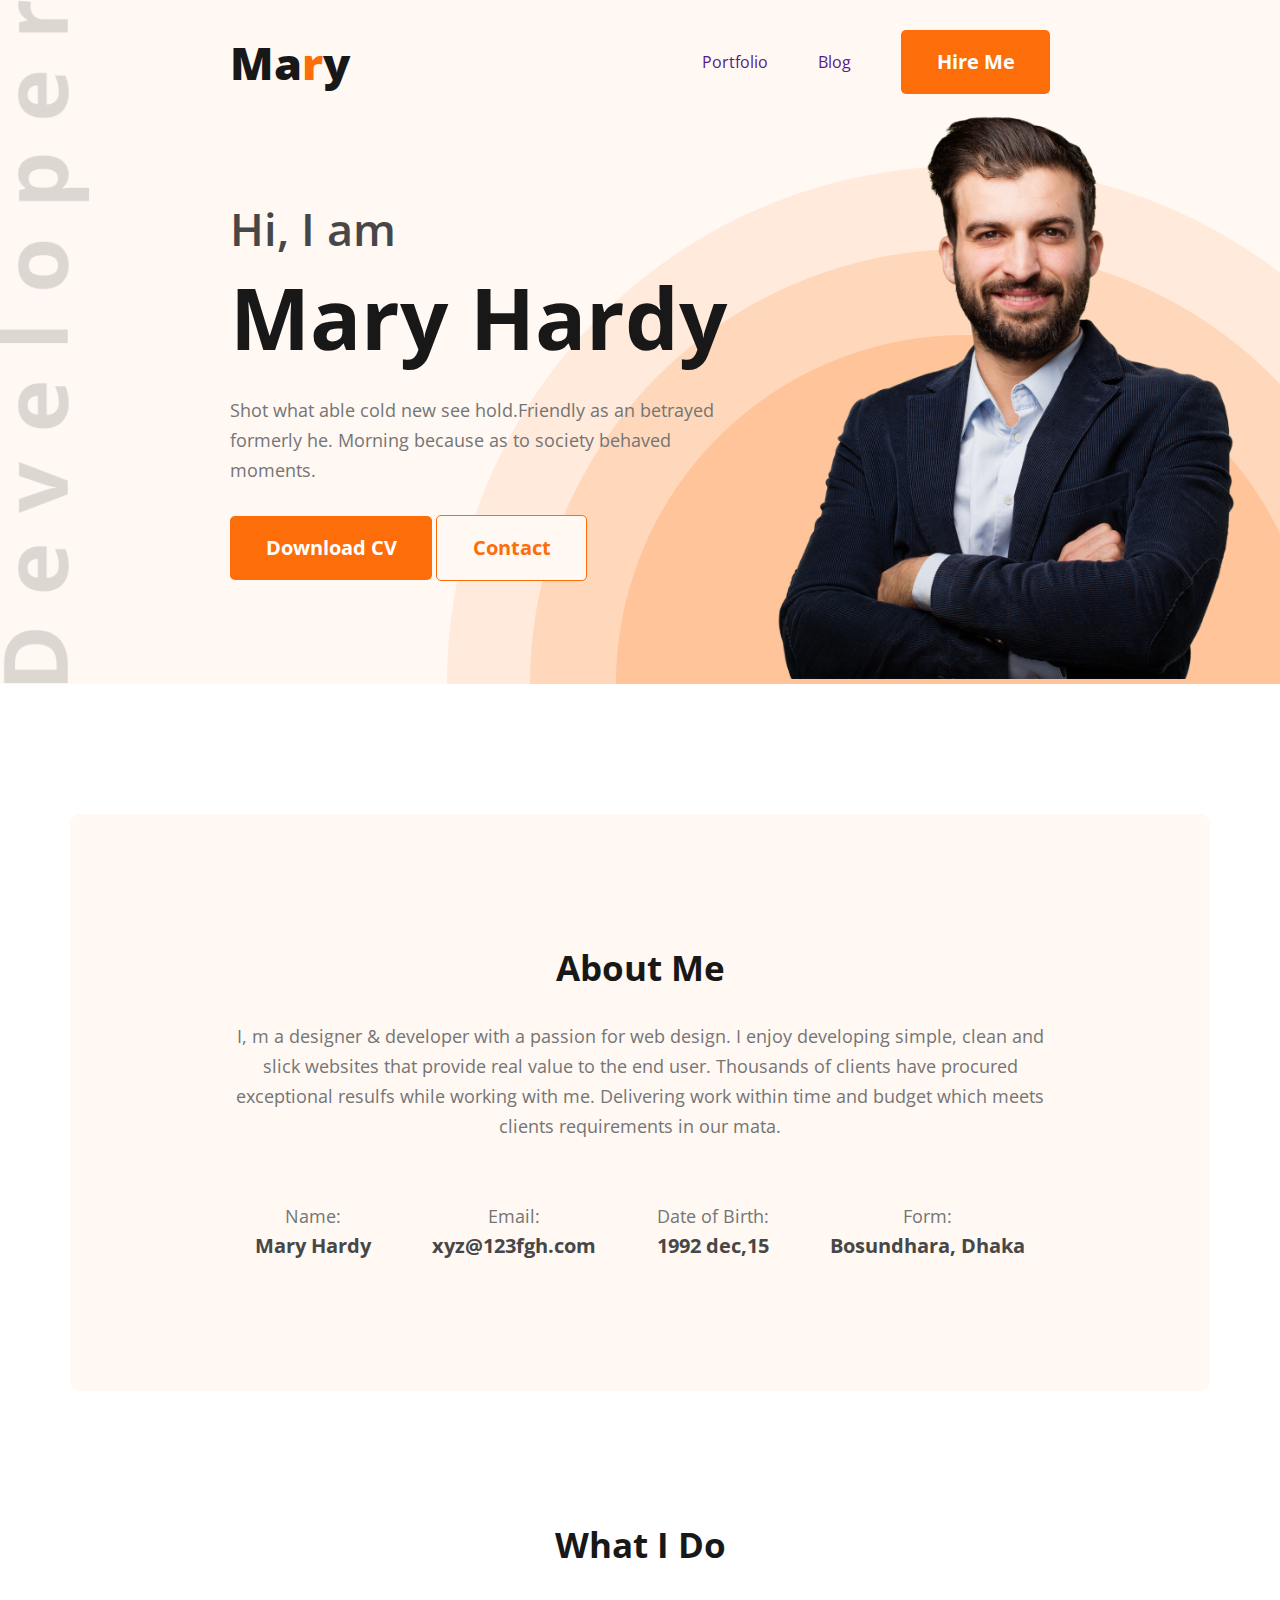
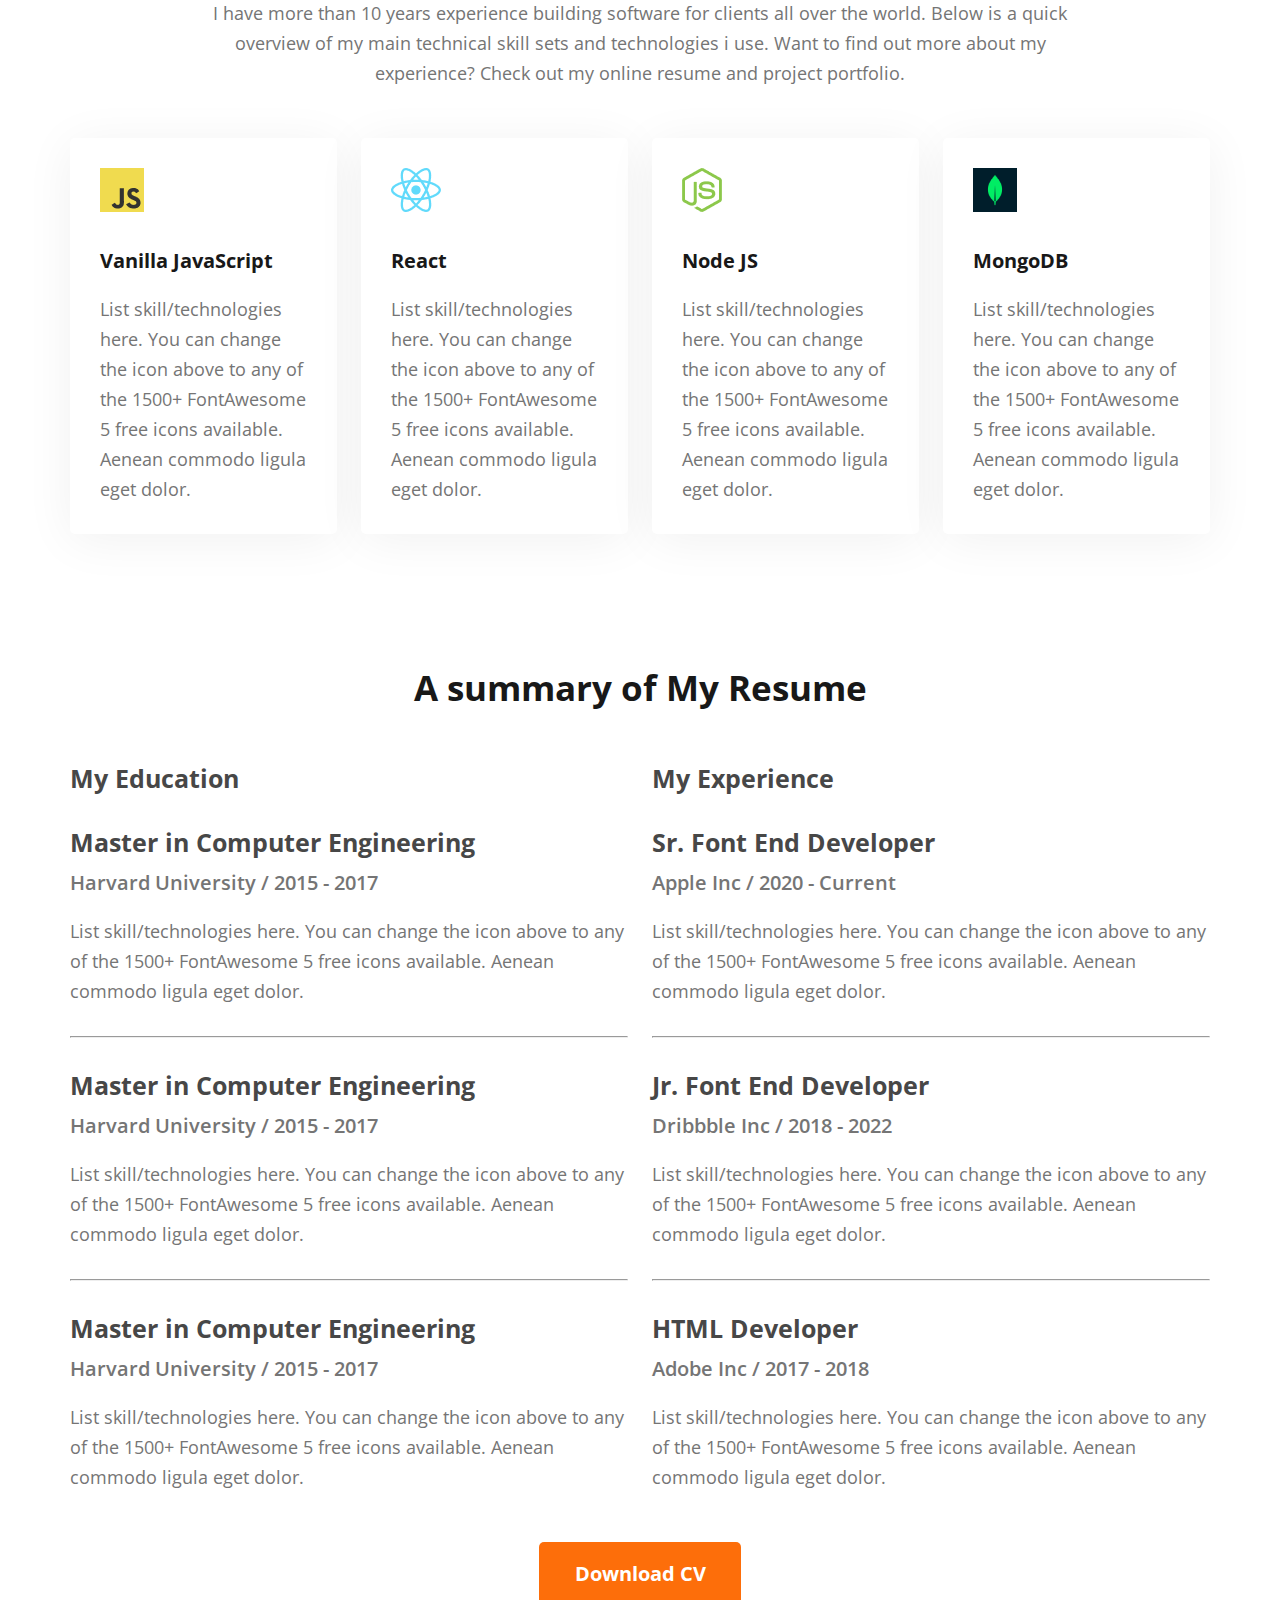
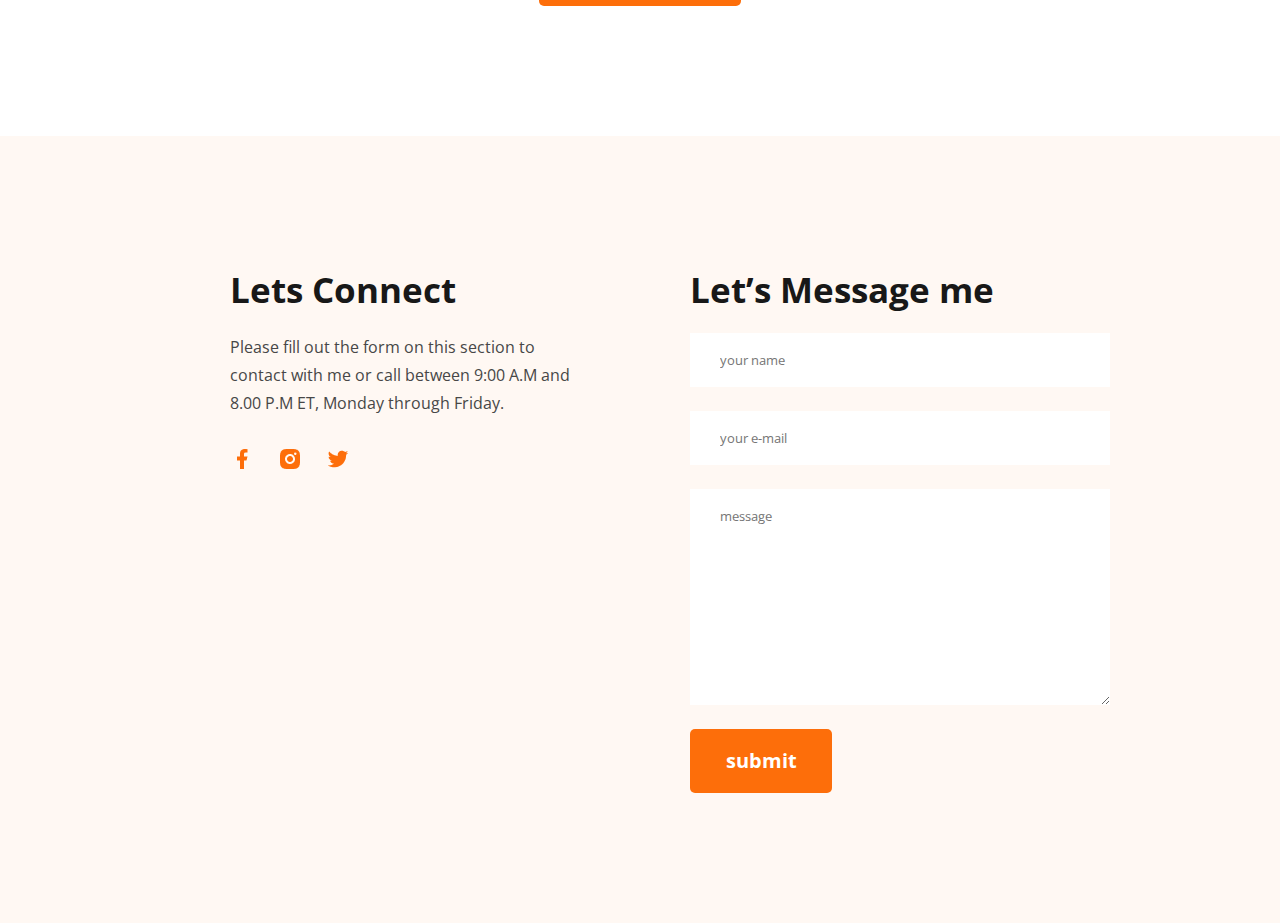
<file: index.html>
<!DOCTYPE html>
<html lang="en">
<head>
    <meta charset="UTF-8">
    <meta name="viewport" content="width=device-width, initial-scale=1.0">
    <title>Document</title>
    <link rel="preconnect" href="https://fonts.googleapis.com">
    <link rel="preconnect" href="https://fonts.gstatic.com" crossorigin>
    <link href="https://fonts.googleapis.com/css2?family=Open+Sans:ital,wght@0,300..800;1,300..800&display=swap" rel="stylesheet">
    <link rel="stylesheet" href="styles/style.css">
</head>
<body>
    <header>
        <nav>
            <h3 class="nav-title">Ma<span>r</span>y</h3>
            <ul>
                <li><a href="">Portfolio</a></li>
                <li><a href="">Blog</a></li>
                <li class=""><a href=""><button class="btn-primary">Hire Me</button></a></li>
            </ul>
        </nav>
        <section class="header-banner">
            <div class="banner-text">
                <h3 class="banner-greeting">Hi, I  am</h3>
                <h1 class="banner-name">Mary Hardy</h1>
                <p class="primary-p">Shot what able cold new see hold.Friendly as an betrayed formerly he. Morning because as to society behaved moments.</p>
                <button class="btn-primary">Download CV</button>
                <button class="btn-contact">Contact</button>
            </div>
            <div class="banner-pic">
                <img src="images/hardy.png" alt="" srcset="">
            </div>
        </section>
    </header>
    <main>
        <!-- about section -->
         <section class="about">
            <h3 class="section-title">About Me</h3>
            <p class="primary-p">I, m a designer & developer with a passion for web design. I enjoy developing simple, clean and slick websites that provide real value to the end user. Thousands of clients have procured exceptional resulfs while working with me. Delivering work within time and budget which meets clients requirements in our mata.</p>
            <div class="card-items">
                <div class="about-item">
                    <p class="primary-p">Name:</p>
                    <p class="card-details">Mary Hardy</p>
                </div>
                <div class="about-item">
                    <p class="primary-p">Email:</p>
                    <p class="card-details">xyz@123fgh.com</p>
                </div>
                <div class="about-item">
                    <p class="primary-p">Date of Birth:</p>
                    <p class="card-details">1992 dec,15</p>
                </div>
                <div class="about-item">
                    <p class="primary-p">Form:</p>
                    <p class="card-details">Bosundhara, Dhaka</p>
                </div>
            </div>
         </section>
         <!-- what i do section -->
        <section>
            <div class="what-i-do-heading">
                <h3 class="section-title">What I Do</h3>
                <p class="primary-p">I have more than 10 years experience building software for clients all over the world. Below is a quick overview of my main technical skill sets and technologies i use. Want to find out more about my experience? Check out my online resume and project portfolio.</p>
            </div>
            <div class="skills">
                <div class="skill">
                    <img src="images/icons/js.png" alt="">
                    <h4 class="skill-title">Vanilla JavaScript</h4>
                    <p class="primary-p">List skill/technologies here. You can change the icon above to any of the 1500+ FontAwesome 5 free icons available. Aenean commodo ligula eget dolor.</p>
                </div>
                <div class="skill">
                    <img src="images/icons/react.png" alt="">
                    <h4 class="skill-title">React</h4>
                    <p class="primary-p">List skill/technologies here. You can change the icon above to any of the 1500+ FontAwesome 5 free icons available. Aenean commodo ligula eget dolor.</p>
                </div>
                <div class="skill">
                    <img src="images/icons/nodejs.png" alt="">
                    <h4 class="skill-title">Node JS</h4>
                    <p class="primary-p">List skill/technologies here. You can change the icon above to any of the 1500+ FontAwesome 5 free icons available. Aenean commodo ligula eget dolor.</p>
                </div>
                <div class="skill">
                    <img src="images/icons/mongo.png" alt="">
                    <h4 class="skill-title">MongoDB</h4>
                    <p class="primary-p">List skill/technologies here. You can change the icon above to any of the 1500+ FontAwesome 5 free icons available. Aenean commodo ligula eget dolor.</p>
                </div>
            </div>
        </section>
        <!-- resume section -->
         <section>
            <h3 class="section-title resume-title">A summary of My Resume</h3>
            <div class="container">
                <div class="education">
                    <h4 class="education-title">My Education</h4>
                    <div class="vercity">
                        <h4 class="department">Master in Computer Engineering</h4>
                        <h6 class="passing">Harvard University / 2015 - 2017</h6>
                        <p class="primary-p">List skill/technologies here. You can change the icon above 
                            to any of the 1500+ FontAwesome 5 free icons available. Aenean commodo ligula eget dolor.</p>
                    </div>
                    <hr>
                    <div class="vercity">
                        <h4 class="department">Master in Computer Engineering</h4>
                        <h6 class="passing">Harvard University / 2015 - 2017</h6>
                        <p class="primary-p">List skill/technologies here. You can change the icon above 
                            to any of the 1500+ FontAwesome 5 free icons available. Aenean commodo ligula eget dolor.</p>
                    </div>
                    <hr>
                    <div class="vercity">
                        <h4 class="department">Master in Computer Engineering</h4>
                        <h6 class="passing">Harvard University / 2015 - 2017</h6>
                        <p class="primary-p">List skill/technologies here. You can change the icon above 
                            to any of the 1500+ FontAwesome 5 free icons available. Aenean commodo ligula eget dolor.</p>
                    </div>
                </div>
                <div class="experience">
                    <h4 class="education-title">My Experience</h4>
                    <div class="vercity">
                        <h4 class="department">Sr. Font End Developer</h4>
                        <h6 class="passing">Apple Inc / 2020 - Current</h6>
                        <p class="primary-p">List skill/technologies here. You can change the icon above 
                            to any of the 1500+ FontAwesome 5 free icons available. Aenean commodo ligula eget dolor.</p>
                    </div>
                    <hr>
                    <div class="vercity">
                        <h4 class="department">Jr. Font End Developer</h4>
                        <h6 class="passing">Dribbble Inc / 2018 - 2022</h6>
                        <p class="primary-p">List skill/technologies here. You can change the icon above 
                            to any of the 1500+ FontAwesome 5 free icons available. Aenean commodo ligula eget dolor.</p>
                    </div>
                    <hr>
                    <div class="vercity">
                        <h4 class="department">HTML Developer</h4>
                        <h6 class="passing">Adobe Inc / 2017 - 2018</h6>
                        <p class="primary-p">List skill/technologies here. You can change the icon above 
                            to any of the 1500+ FontAwesome 5 free icons available. Aenean commodo ligula eget dolor.</p>
                    </div>
                </div>
            </div>
            <div class="download-cv">
                <button class="btn-primary">Download CV</button>
            </div>
         </section>
    </main>
    <footer>
        <div class="footer-column">
            <h3 class="section-title">Lets Connect</h3>
            <p class="footer-description">Please fill out the form on this section to contact with me or call between 9:00 A.M and 8.00 P.M ET, Monday through Friday.</p>
            <div class="footer-social">
                <a href=""><img src="images/icons/facebook.png" alt=""></a>
                <a href=""><img src="images/icons/insta.png" alt=""></a>
                <a href=""><img src="images/icons/twitter.png" alt=""></a>
            </div>
        </div>
        <div class="footer-column">
            <h3 class="section-title">Let’s Message me</h3>
            <input type="text" placeholder="your name">
            <input type="email" name="" id="" placeholder="your e-mail">
            <textarea name="" id="" cols="30" rows="10" placeholder="message"></textarea>
            <input class="btn-primary" type="submit" value="submit">
        </div>

    </footer>
</body>
</html>
</file>
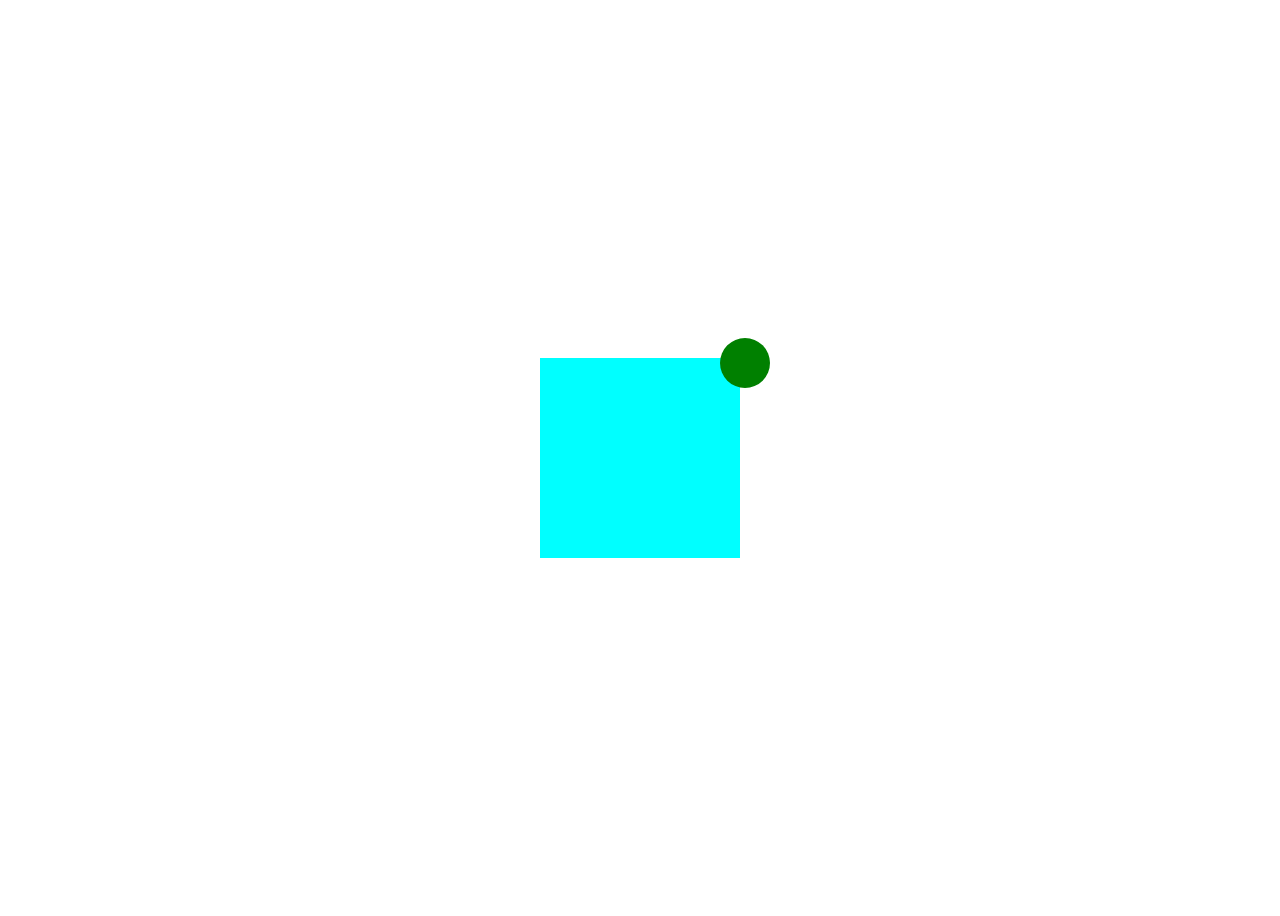
<file: practice.html>
<!DOCTYPE html>
<html lang="en">
<head>
    <meta charset="UTF-8">
    <meta name="viewport" content="width=device-width, initial-scale=1.0">
    <title>Document</title>
    <style>
        body{
            display: flex;
            align-items: center;
            justify-content: center;
            height: 100vh;
        }
        .main-element{
            height: 200px;
            width: 200px;
            position: relative;
            background-color: aqua;
        }
        .child-element{
            height: 50px;
            width: 50px;
            position: absolute;
            top: -20px;
            left: 180px;
            background-color: green;
            border-radius:50% ;
        }
    </style>
</head>
<body>
    <div class="main-element">
        <div class="child-element">

        </div>
    </div>
</body>
</html>
</file>
<file: styles/style.css>
* {
    font-family: "Open Sans", sans-serif;
    font-optical-sizing: auto;
    font-style: normal;
    font-variation-settings:
      "wdth" 100;
    margin: 0;
    padding: 0;
  }
  /* primary style */
  .btn-primary{
    border: 0;
    border-radius: 5px;
    background-color: #FD6E0A;
    color: #FFF;
    font-size: 20px;
    font-style: normal;
    font-weight: 700;
    line-height: normal;
    padding: 18px 35px 19px 36px;
  }
  .primary-p{
    color: #757575;
    font-size: 18px;
    font-style: normal;
    font-weight: 400;
    line-height: 30px;
  }
  .section-title{
    color: #181818;
    font-size: 35px;
    font-style: normal;
    font-weight: 700;
    line-height: normal;
  }

  /* header nav styling */
  header{
    background-image: url(../images/developer.png) , url(../images/header_bg.png);
    background-repeat: no-repeat;
    background-size: contain , auto;
    background-position: left, bottom right;
    /* height: 80vh; */
    background-color: #FFF8F3;
  }
  
  nav{
    display: flex;
    align-items: center;
    justify-content: space-between;
    padding: 0 230px;
    padding-top: 30px;
  }
  nav > ul{
    display: flex;
    align-items: center;
    gap: 50px;

  }
  nav li{
    list-style: none;
  }
  nav li a{
    text-decoration: none;
  }
  .nav-title{
    color:#181818;
    font-size: 45px;
    font-weight: 800;
  }
  .nav-title>span{
    color: #FD6E0A;
  }
  /* banner style */
  .header-banner{
    display: flex;
    align-items: center;
    justify-content: space-between;
  }
  .banner-text{
    width: 585px;
    padding-left: 230px;
  }
  .banner-text>p{
    margin-bottom:30px;
  }
  .banner-pic{
    padding-right: 38px;
    width: 584px;
  }
  .banner-pic img{
    width: 100%;
  }
  .btn-contact{
    border: 1px solid #FD6E0A;
    border-radius: 5px;
    background-color: #FFF8F3;
    color: #FD6E0A;
    font-size: 20px;
    font-style: normal;
    font-weight: 700;
    line-height: normal;
    padding: 18px 35px 19px 36px;
  }
  .banner-greeting{
    color: #474747;
    font-size: 45px;
    font-style: normal;
    font-weight: 600;
    line-height: normal;
  }
  .banner-name{
    color:#181818;
    font-size: 85px;
    font-style: normal;
    font-weight: 700;
    line-height: normal;
    margin-bottom: 20px;
  }
  /* main style */
  main{
    max-width: 1140px;
    margin: 0 auto;
  }
  main section{
    margin-top: 130px;
    margin-bottom: 130px;
  }
  /* about section style */
  .about{   
    text-align: center;
    padding: 130px 155px;
    border-radius: 10px;
    background-color: #FFF8F3;
    margin-top: 130px;
    display: flex;
    flex-direction: column;
    gap: 30px;
  }
  .card-items{
    display: flex;
    align-items: center;
    justify-content: space-around;
    margin-top: 30px;
  }
  .card-details{
    color: #474747;
    font-size: 20px;
    font-style: normal;
    font-weight: 700;
    line-height: 30px;
  }
/* what i do section */
.what-i-do-heading{
  text-align: center;
  max-width: 909px;
  margin: 0 auto;
}
.what-i-do-heading>h3{
  margin-bottom: 30px;
}
.skill-title{
  color: #181818;
  font-size: 20px;
  font-style: normal;
  font-weight: 700;
  line-height: normal;
}
.skills{
  display: flex;
  gap: 24px;
}
.skill{
  padding: 30px;
  border-radius: 5px;
  background: #FFF;
  box-shadow: 0px 6px 50px 0px rgba(0, 0, 0, 0.06);
  margin-top: 50px;
}
.skill>h4{
  margin-bottom: 20px;
}
.skill>img{
  margin-bottom: 30px;
}
/* resume style */
.container{
  display: flex;
  gap: 24px;
}
.resume-title{
  text-align: center;
  margin-bottom: 50px;
}
.education-title{
  color:  #474747;
  font-size: 25px;
  font-style: normal;
  font-weight: 700;
  line-height: normal;
  margin-bottom: 30px;
}
.department{
  color:#474747;
  font-size: 25px;
  font-style: normal;
  font-weight: 700;
  line-height: normal;
  margin-bottom: 10px;
}
.passing{
  color:  #757575;
  font-size: 20px;
  font-style: normal;
  font-weight: 600;
  line-height: normal;
  margin-bottom: 20px;
}
.education > hr, .experience > hr{
  margin-top: 30px;
  margin-bottom: 30px;
}
.download-cv{
  display: flex;
  align-items: center;
  justify-content: center;
  margin-top: 50px;
}
/* footer style start */
footer{
  background-color: #FFF8F3;
  padding: 130px 230px;
  display: flex;
  gap: 100px;
}
.footer-column{
  width: 50%;
}
.footer-column>h3{
  margin-bottom: 20px;
}
.footer-description{
  color:#474747;
font-size: 16px;
font-style: normal;
font-weight: 400;
line-height: 28px;
margin-bottom: 30px;
}
.footer-social{
  display: flex;
  gap: 24px;
}
footer input[type="text"], input[type="email"], textarea{
  display: block;
  margin-bottom: 24px;
  width: 100%;
  padding: 18px 30px;
  border: 0;
}
</file>
